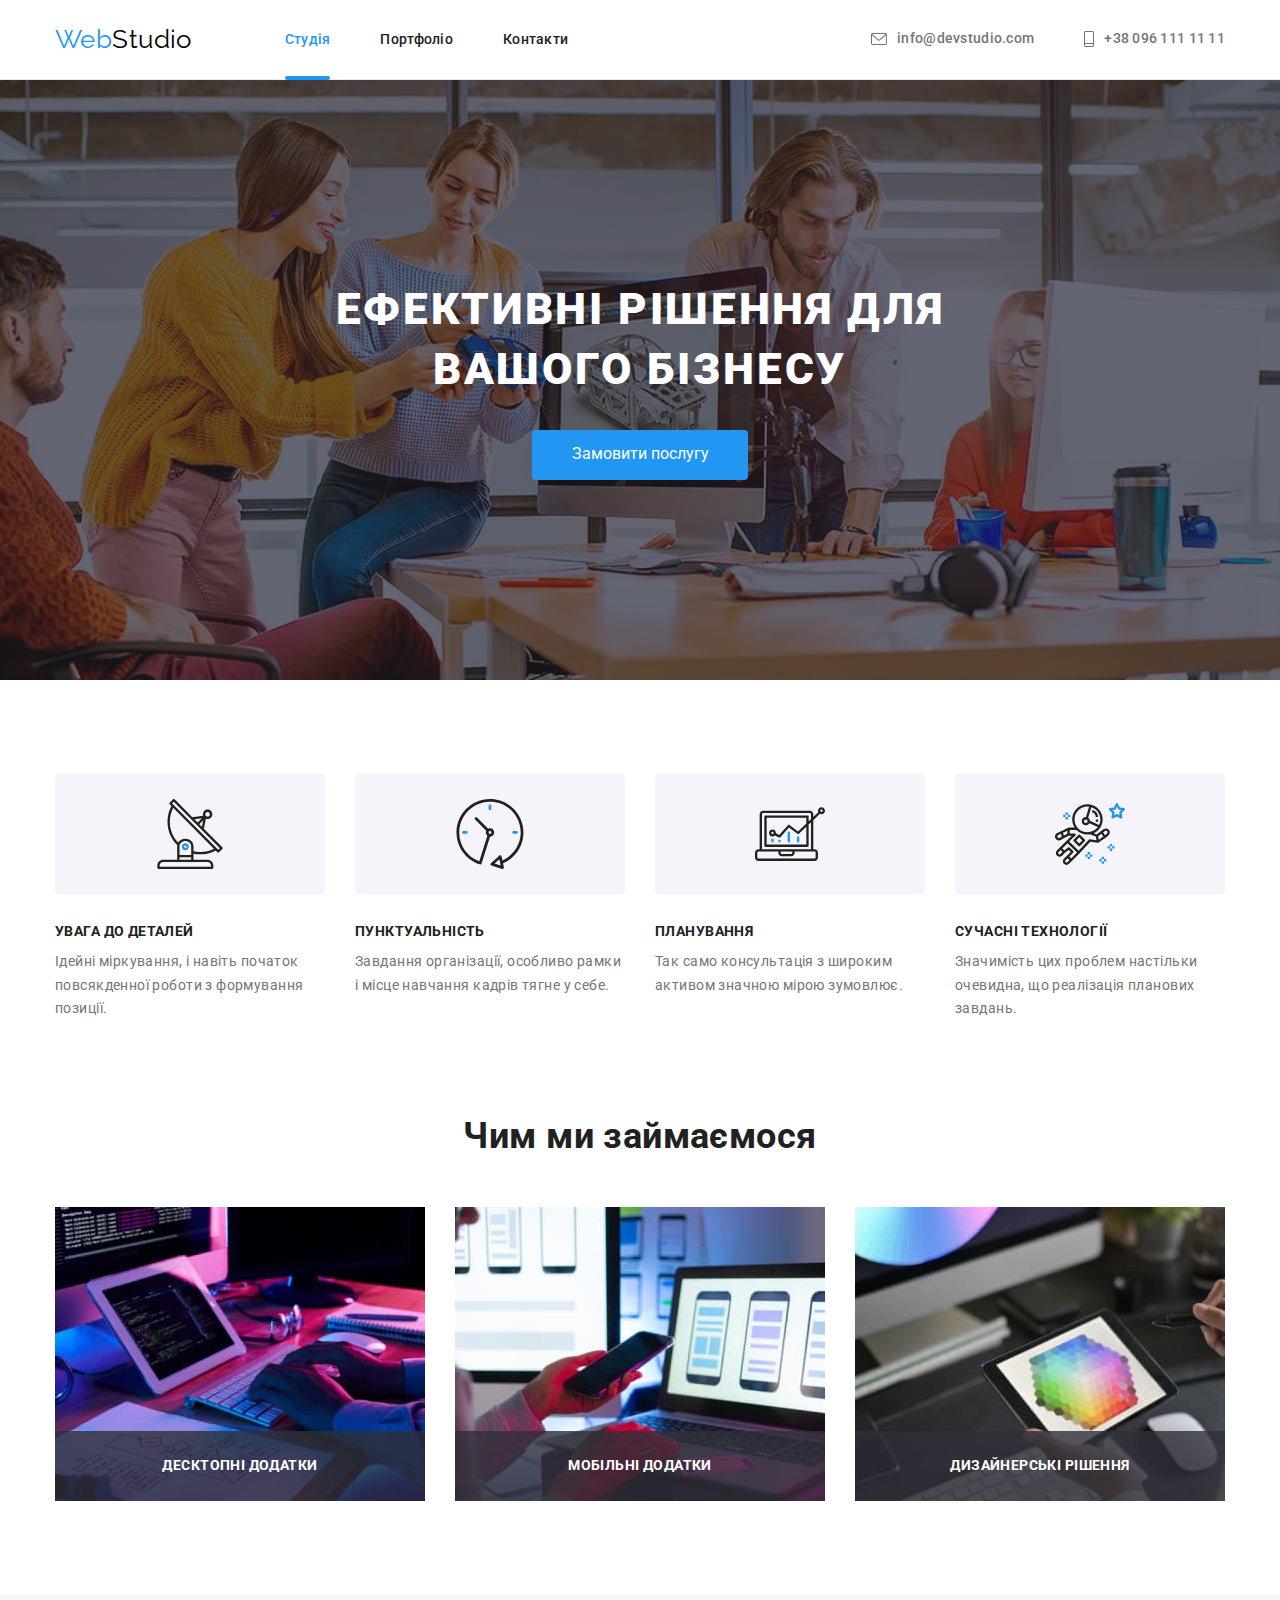
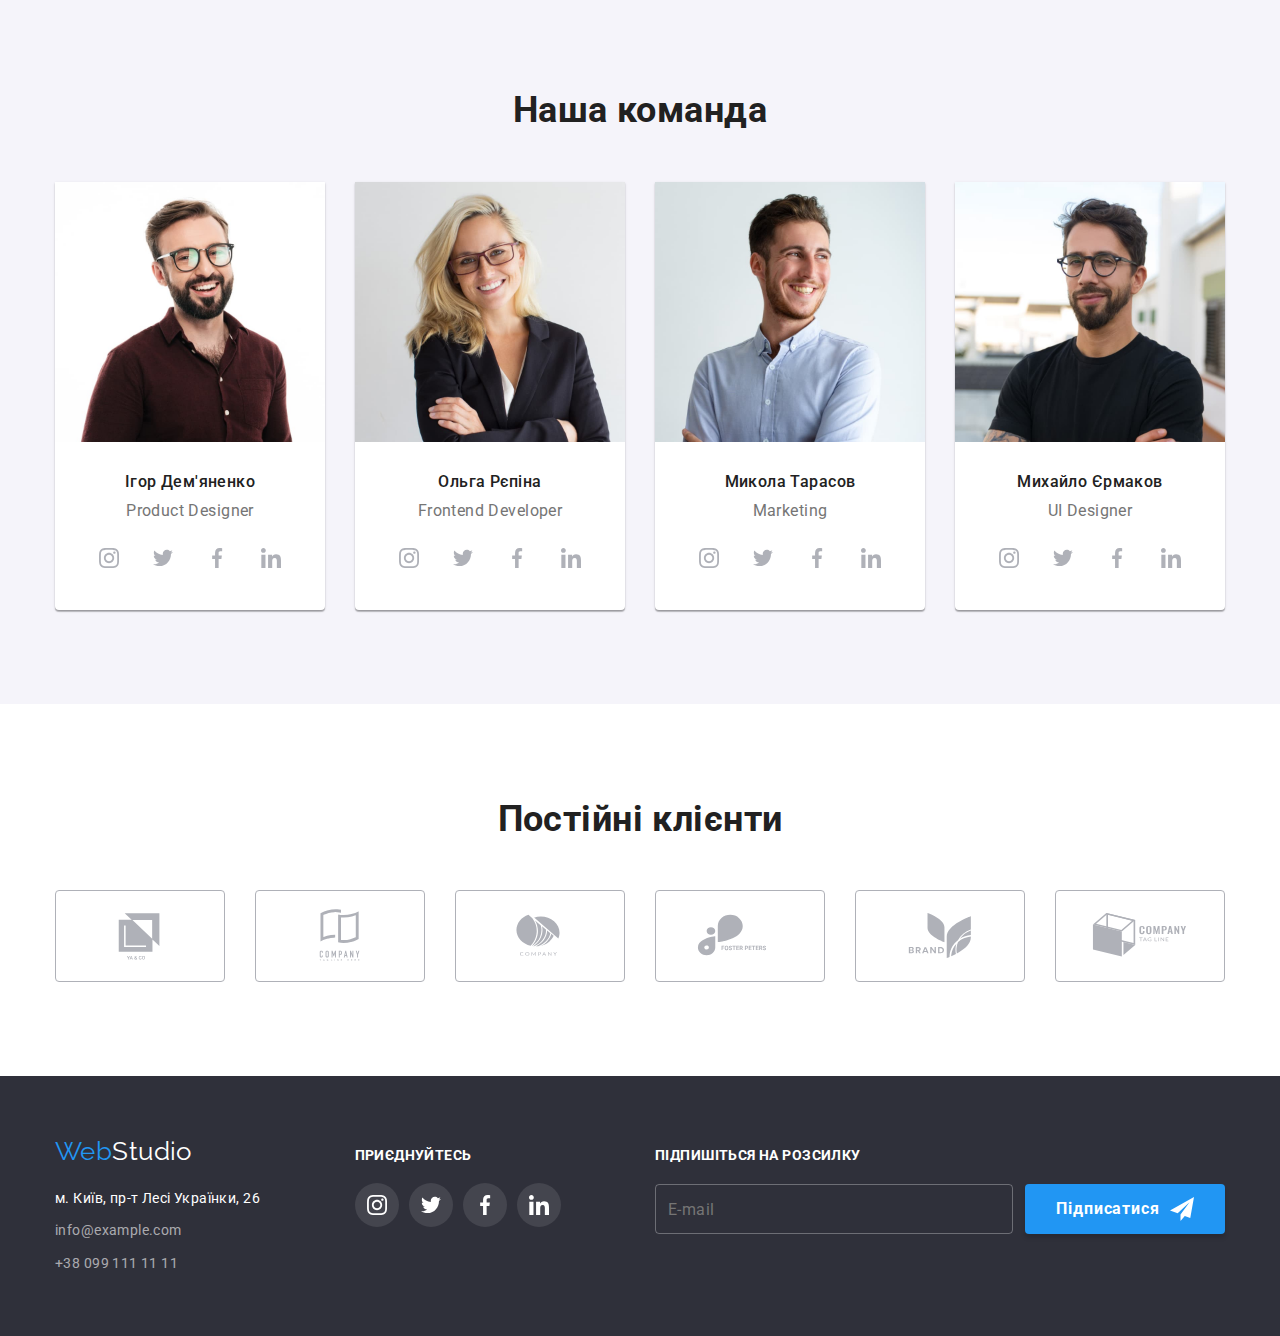
<file: index.html>
<!DOCTYPE html>
<html lang="uk">

<head>
    <meta charset="UTF-8">
    <meta http-equiv="X-UA-Compatible" content="IE=edge">
    <meta name="viewport" content="width=device-width, initial-scale=1.0">
    <title>Document</title>
    <link rel="preconnect" href="https://fonts.googleapis.com">
    <link rel="preconnect" href="https://fonts.gstatic.com" crossorigin>
    <link
        href="https://fonts.googleapis.com/css2?family=Raleway:wght@700&family=Roboto:wght@400;500;700;900&display=swap"
        rel="stylesheet">
    <link rel="stylesheet"
        href="https://cdnjs.cloudflare.com/ajax/libs/modern-normalize/1.1.0/modern-normalize.min.css">
    <link rel="stylesheet" href="./css/styles.css">

</head>


<!-- body -->


<body>
    <header class="header">
        <div class="header container ">
            <nav class="page-nav">
                <a class="logo" href="./index.html" lang="en"><span class="logo-color">Web</span>Studio</a>
                <ul class="menu">
                    <li class="menu-item"><a class="menu-link current " href="./index.html">Студія</a> </li>
                    <li class="menu-item"><a class="menu-link" href="./portfolio.html"> Портфоліо </a></li>
                    <li class="menu-item"><a class="menu-link" href=""> Контакти</a> </li>
                </ul>
                </nav>
                <ul class="contact-list">
                    <li class="contact-item">
                        
                        <a class="contact-link" href="mailto:info@devstudio.com">
                            <svg class="header-icon" width="16" height="12">
                                <use href="./images/icons.svg#icon-mail"></use></svg>info@devstudio.com</a>
                        </li>
                    <li class="contact-item">
                        
                        <a class="contact-link" href="tel:+380961111111">
                            <svg class="header-icon" width="10" height="16">
                                <use href="./images/icons.svg#icon-phone"></use></svg>+38 096 111 11 11</a>
                    </li>
                </ul>
        </div>
    </header>


    <!--Hero-->


    <main>
        <section class="section hero">
            <div class="container">
                <h1 class="hero-title">Ефективні рішення для вашого бізнесу</h1>
                <button class="button" data-modal-open type="button" >Замовити послугу</button>
            </div>
        </section>

        <section class="section">
            <div class="container work-icon">
                <h2 class="visually-hidden">особливості</h2>
                <ul class="work-list">
                    <li class="work-item">
                        <div class="work-link">
                        <svg class="work-icon" width="70" height="70">
                            <use href="./images/icons.svg#icon-antenna"></use>
                        </svg>
                    </div>
                        <h3 class="work-title">УВАГА ДО ДЕТАЛЕЙ</h3>
                        <p class="work-description">Ідейні міркування, і навіть початок повсякденної роботи з формування позиції.</p>
                    </li>
                    <li class="work-item">
                        <div class="work-link">
                            <svg class="work-icon" width="70" height="70">
                                <use href="./images/icons.svg#icon-clock"></use>
                            </svg>
                        </div>
                        <h3 class="work-title">ПУНКТУАЛЬНІСТЬ</h3>
                        <p class="work-description">Завдання організації, особливо рамки і місце навчання кадрів тягне у себе.
                        </p>
                    </li>
                    <li class="work-item">
                        <div class="work-link">
                            <svg class="work-icon" width="70" height="70">
                                <use href="./images/icons.svg#icon-computer"></use>
                            </svg>
                        </div>
                        <h3 class="work-title">ПЛАНУВАННЯ</h3>
                        <p class="work-description">Так само консультація з широким активом значною мірою зумовлює.</p>
                    </li>
                    <li class="work-item">
                        <div class="work-link">
                            <svg class="work-icon" width="70" height="70">
                                <use href="./images/icons.svg#icon-astronaut"></use>
                            </svg>
                        </div>
                        <h3 class="work-title">СУЧАСНІ ТЕХНОЛОГІЇ</h3>
                        <p class="work-description">Значимість цих проблем настільки очевидна, що реалізація планових
                            завдань.
                        </p>
                    </li>
                </ul>
            </div>
        </section>


        <section class="section work">
            <div class="container">
                <h2 class="section-title">Чим ми займаємося</h2>
                <ul class="our-work">
                    
                    <li> 
                        <div class="our-work-item">
                        <img src="./images/keyboard.jpg" alt="друкує на клавіатурі" 
                         width="370" height="294">
                        <p class="label">Десктопні додатки</p></div>
                    </li>
                    <li>
                        <div class="our-work-item">
                        <img src="./images/phone.jpg" alt="тримає телефон в руках" 
                         width="370" height="294">
                        <p class="label">Мобільні додатки</p></div>
                </li>
                   <li>
                        <div class="our-work-item"> 
                        <img src="./images/tablet.jpg" alt="тримає планшет в руках" 
                         width="370" height="294">
                        <p class="label">Дизайнерські рішення</p></div>
                </li>
                
                </ul>
            </div>
        </section>


        <section class="team section ">
            <div class="container">
                <h2 class="section-title"> Наша команда </h2>
                <ul class="team-list">
                    <li class="team-item">
                        <img src="./images/our-team/product-designer.jpg" alt="Product Designer" width="270"
                            height="260">
                        <div class="div-team">
                        <h3 class="name-employee">Ігор Дем'яненко</h3>
                            <p class="position">Product Designer</p>
                            <ul class="soc-list">
                                <li class="soc-item">
                                    <a class="soc-link" href="">
                                        <svg class="soc-icon" width="20" height="20">
                                            <use href="./images/icons.svg#icon-Instagram"></use>
                                        </svg>
                                    </a>
                                </li>
                                <li class="soc-item">
                                    <a class="soc-link" href="">
                                        <svg class="soc-icon" width="20" height="20">
                                            <use href="./images/icons.svg#icon-twitter"></use>
                                        </svg>
                                    </a>
                                </li>
                                <li class="soc-item">
                                    <a class="soc-link" href="">
                                        <svg class="soc-icon" width="20" height="20">
                                            <use href="./images/icons.svg#icon-facebook"></use>
                                        </svg>
                                    </a>
                                </li>
                                <li class="soc-item">
                                    <a class="soc-link" href="">
                                        <svg class="soc-icon" width="20" height="20">
                                            <use href="./images/icons.svg#icon-linkedin"></use>
                                        </svg>
                                    </a>
                                </li>
                            </ul>
                        </div>

                    </li>
                    <li class="team-item">
                        <img src="./images/our-team/frontend-developer.jpg" alt="Frontend Developer" width="270"
                            height="260">
                        <div class="div-team">
                            <h3 class="name-employee">Ольга Рєпіна</h3>
                            <p class="position">Frontend Developer</p>
                            <ul class="soc-list">
                                <li class="soc-item">
                                    <a class="soc-link" href="">
                                        <svg class="soc-icon" width="20" height="20">
                                            <use href="./images/icons.svg#icon-Instagram"></use>
                                        </svg>
                                    </a>
                                </li>
                                <li class="soc-item">
                                    <a class="soc-link" href="">
                                        <svg class="soc-icon" width="20" height="20">
                                            <use href="./images/icons.svg#icon-twitter"></use>
                                        </svg>
                                    </a>
                                </li>
                                <li class="soc-item">
                                    <a class="soc-link" href="">
                                        <svg class="soc-icon" width="20" height="20">
                                            <use href="./images/icons.svg#icon-facebook"></use>
                                        </svg>
                                    </a>
                                </li>
                                <li class="soc-item">
                                    <a class="soc-link" href="">
                                        <svg class="soc-icon" width="20" height="20">
                                            <use href="./images/icons.svg#icon-linkedin"></use>
                                        </svg>
                                    </a>
                                </li>
                            </ul>
                        </div>

                    </li>
                    <li class="team-item">
                        <img src="./images/our-team/marketing.jpg" alt="Marketing" width="270" height="260">
                        <div class="div-team">
                            <h3 class="name-employee">Микола Тарасов</h3>
                            <p class="position">Marketing</p>
                            <ul class="soc-list">
                                <li class="soc-item">
                                    <a class="soc-link" href="">
                                        <svg class="soc-icon" width="20" height="20">
                                            <use href="./images/icons.svg#icon-Instagram"></use>
                                        </svg>
                                    </a>
                                </li>
                                <li class="soc-item">
                                    <a class="soc-link" href="">
                                        <svg class="soc-icon" width="20" height="20">
                                            <use href="./images/icons.svg#icon-twitter"></use>
                                        </svg>
                                    </a>
                                </li>
                                <li class="soc-item">
                                    <a class="soc-link" href="">
                                        <svg class="soc-icon" width="20" height="20">
                                            <use href="./images/icons.svg#icon-facebook"></use>
                                        </svg>
                                    </a>
                                </li>
                                <li class="soc-item">
                                    <a class="soc-link" href="">
                                        <svg class="soc-icon" width="20" height="20">
                                            <use href="./images/icons.svg#icon-linkedin"></use>
                                        </svg>
                                    </a>
                                </li>
                            </ul>
                        </div>

                    </li>
                    <li class="team-item">
                        <img src="./images/our-team/ui-designer.jpg" alt="UI Designer" width="270" height="260">
                        <div class="div-team">
                            <h3 class="name-employee">Михайло Єрмаков</h3>
                            <p class="position">UI Designer</p>
                            <ul class="soc-list">
                                <li class="soc-item">
                                    <a class="soc-link" href="">
                                        <svg class="soc-icon" width="20" height="20">
                                            <use href="./images/icons.svg#icon-Instagram"></use>
                                        </svg>
                                    </a>
                                </li>
                                <li class="soc-item">
                                    <a class="soc-link" href="">
                                        <svg class="soc-icon" width="20" height="20">
                                            <use href="./images/icons.svg#icon-twitter"></use>
                                        </svg>
                                    </a>
                                </li>
                                <li class="soc-item">
                                    <a class="soc-link" href="">
                                        <svg class="soc-icon" width="20" height="20">
                                            <use href="./images/icons.svg#icon-facebook"></use>
                                        </svg>
                                    </a>
                                </li>
                                <li class="soc-item">
                                    <a class="soc-link" href="">
                                        <svg class="soc-icon" width="20" height="20">
                                            <use href="./images/icons.svg#icon-linkedin"></use>
                                        </svg>
                                    </a>
                                </li>
                            </ul>
                        </div>

                    </li>
                </ul>
            </div>
        </section>


        <section class="section">
            <div class="container">
                <h2 class="section-title">Постійні клієнти</h2>
                <ul class="regular-customers-list">
                    <li class="regular-customers-item">
                        <a class="regular-customers-link" href="">
                            <svg class="regular-customers-icon" width="106" height="60">
                                <use href="./images/icons.svg#icon-Logo1"></use>
                            </svg>
                        </a>
                    </li>
                    <li class="regular-customers-item">
                        <a class="regular-customers-link" href="">
                            <svg class="regular-customers-icon" width="106" height="60">
                                <use href="./images/icons.svg#icon-Logo2"></use>
                            </svg>
                        </a>
                    </li>
                    <li class="regular-customers-item">
                        <a class="regular-customers-link" href="">
                            <svg class="regular-customers-icon" width="106" height="60">
                                <use href="./images/icons.svg#icon-Logo3"></use>
                            </svg>
                        </a>
                    </li>
                    <li class="regular-customers-item">
                        <a class="regular-customers-link" href="">
                            <svg class="regular-customers-icon" width="106" height="60">
                                <use href="./images/icons.svg#icon-Logo4"></use>
                            </svg>
                        </a>
                    </li>
                    <li class="regular-customers-item">
                        <a class="regular-customers-link" href="">
                            <svg class="regular-customers-icon" width="106" height="60">
                                <use href="./images/icons.svg#icon-Logo5"></use>
                            </svg>
                        </a>
                    </li>
                    <li class="regular-customers-item">
                        <a class="regular-customers-link" href="">
                            <svg class="regular-customers-icon" width="106" height="60">
                                <use href="./images/icons.svg#icon-Logo6"></use>
                            </svg>
                        </a>
                    </li>
                </ul>
            </div>
        </section>
    </main>



    <footer class="footer">
        <div class="container"> 
            <div class="contact-footer">
            <a class="logo-footer" href="./index.html" lang="en"><span class="logo-color">Web</span>Studio</a>
            <address>
                <ul class="contact-list-footer">
                    <li class="contact-item-footer"><a class="contact-link-footer" href="https://goo.gl/maps/TKHAfj8g6pcMw5vT8"
                            target="_blank" rel="noopener noreferrer"> <span class="address">м. Київ, пр-т Лесі
                                Українки, 26</span></a></li>
                    <li class="contact-item-footer"><a class="contact-link-footer"
                            href="mailto:info@example.com">info@example.com</a></li>
                    <li class="contact-item-footer"><a class="contact-link-footer" href="tel:+380991111111">+38 099 111 11
                            11</a></li>
                </ul>
            </address>
            </div>
        
        <div class="contact-footer">
            <p class="soc-title-footer">Приєднуйтесь</p>
            <ul class="soc-list-footer">
                <li class="soc-item-footer">
                    <a class="soc-link-footer" href="">
                        <svg class="soc-icon-footer" width="20" height="20">
                            <use href="./images/icons.svg#icon-Instagram"></use>
                        </svg>
                    </a>
                </li>
                <li class="soc-item-footer">
                    <a class="soc-link-footer" href="">
                        <svg class="soc-icon-footer" width="20" height="20">
                            <use href="./images/icons.svg#icon-twitter"></use>
                        </svg>
                    </a>
                </li>
                <li class="soc-item-footer">
                    <a class="soc-link-footer" href="">
                        <svg class="soc-icon-footer" width="20" height="20">
                            <use href="./images/icons.svg#icon-facebook"></use>
                        </svg>
                    </a>
                </li>
                <li class="soc-item-footer">
                    <a class="soc-link-footer" href="">
                        <svg class="soc-icon-footer" width="20" height="20">
                            <use href="./images/icons.svg#icon-linkedin"></use>
                        </svg>
                    </a>
                </li>
            </ul>
        </div>
        <div class="contact-footer">
            <p class="form-title">Підпишіться на розсилку</p>
            <form class="form-footer">
                <label for="mail"></label>
                <input type="email" class="input-mail" name="email" placeholder="E-mail" id="mail"/>
                <button type="submit" class="form-button">Підписатися
                    <svg class="form-icon-footer" width="24" height="24">
                        <use href="./images//icons.svg#icon-icon-send"></use>
                    </svg>
                 </button>
            </form>
        </div>
        </div>
    </footer>

    <div class="backdrop is-hidden" data-modal>
        <div class="modal">
            <button type="button" data-modal-close class="modal-btn">
                <svg class="modal-close-icon" width="11" height="11">
                    <use href="./images/icons.svg#icon-close">
                    </use>
                </svg>
            </button>

            <form>        
                <p class="modal-title">Залиште свої дані, ми вам передзвонимо</p>
                
                <div class="modal-field">
                    <span class="modal-label-text">Ім'я</span>
                <label class="modal-label">
                <input type="text" class="modal-input" />
                <svg class="modal-input-icon" width="18" height="18">
                    <use href="./images/icons.svg#icon-person-black"></use>
                </svg>
                </label>
                </div>

                
                <div class="modal-field">
                <span class="modal-label-text">Телефон</span>
                <label class="modal-label">   
                <input type="tel" class="modal-input"/>
                <svg class="modal-input-icon" width="18" height="18">
                    <use href="./images/icons.svg#icon-phone-black"></use>
                </svg>
                </label>
                </div>

                
                <div class="modal-field">
                <span class="modal-label-text">Пошта</span>
                <label class="modal-label">                    
                <input type="email" class="modal-input" />
                <svg class="modal-input-icon" width="18" height="18">
                    <use href="./images/icons.svg#icon-email-black"></use>
                </svg>
                </label>
                </div>

                <div class="modal-field textarea-field">
                    <span class="modal-label-text">Коментар</span>
                <label class="modal-label"></label>  
                <textarea name="user-text" class="modal-comment"
                placeholder="Введіть текст"></textarea>
                </div>

                <div class="modal-checkbox">
                    <input type="checkbox" name="privacy"
                     value="thru" id="privacy" 
                     class="input-check visually-hidden"/>
                    <label for="privacy" class="check-text">
                        <span>
                        <svg class="check-icon" width="16" height="15">
                            <use href="./images/icons.svg#icon-Vector"></use>
                        </svg>
                    </span>
                    Погоджуюся з розсилкою та приймаю  <a class="check-text-privacy">Умови договору</a>   
                    </label>
                </div>
            <button type="submit" class="modal-button">Відправити</button>
            </form>
    </div>
    </div>

    <script src="./modal.js"></script>
</body>

</html>
</file>
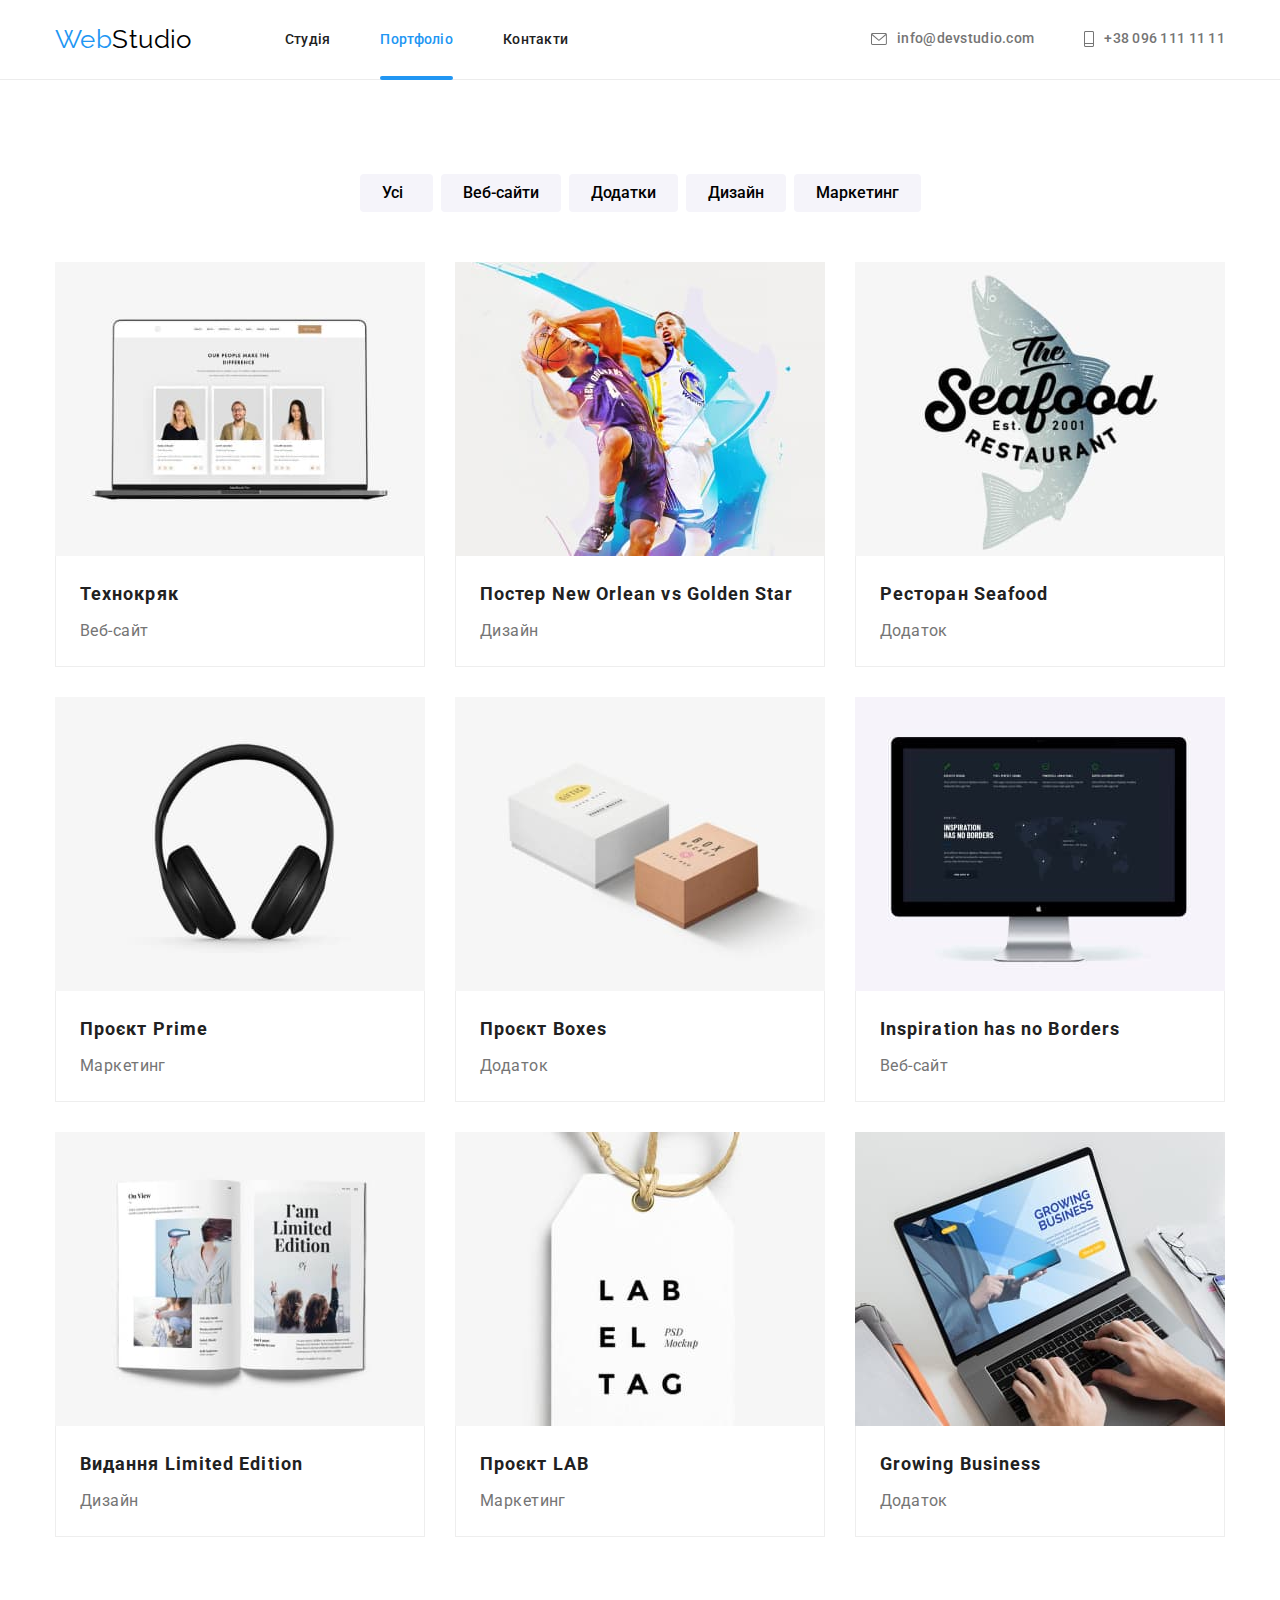
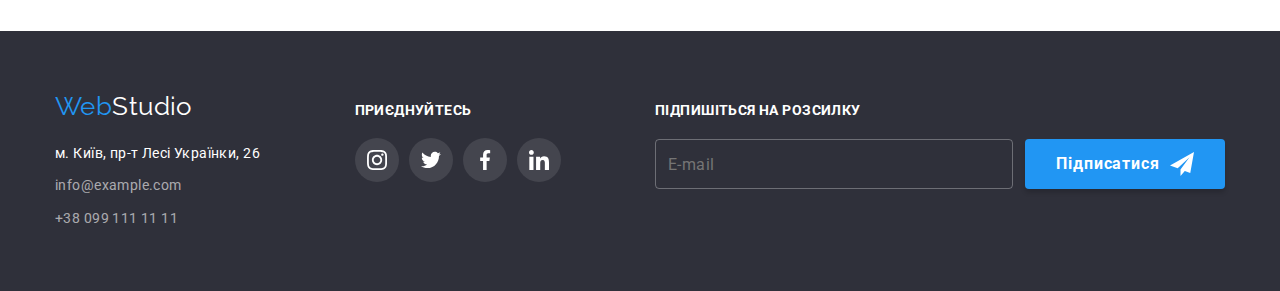
<file: portfolio.html>
<!DOCTYPE html>
<html lang="uk">

<head>
    <meta charset="UTF-8">
    <meta http-equiv="X-UA-Compatible" content="IE=edge">
    <meta name="viewport" content="width=device-width, initial-scale=1.0">
    <title>Document</title>
    <link rel="preconnect" href="https://fonts.googleapis.com">
    <link rel="preconnect" href="https://fonts.gstatic.com" crossorigin>
    <link
        href="https://fonts.googleapis.com/css2?family=Raleway:wght@700&family=Roboto:wght@400;500;700;900&display=swap"
        rel="stylesheet">
    <link rel="stylesheet"
        href="https://cdnjs.cloudflare.com/ajax/libs/modern-normalize/1.1.0/modern-normalize.min.css">
    <link rel="stylesheet" href="./css/styles.css" />

</head>

<body>
    <header class="header">
        <div class="header container ">
            <nav class="page-nav">
                <a class="logo" href="./index.html" lang="en"><span class="logo-color">Web</span>Studio</a>
                <ul class="menu">
                    <li class="menu-item"><a class="menu-link " href="./index.html">Студія</a> </li>
                    <li class="menu-item"><a class="menu-link current " href="./portfolio.html"> Портфоліо </a></li>
                    <li class="menu-item"><a class="menu-link" href=""> Контакти</a> </li>
                </ul>
            </nav>
            <ul class="contact-list">
                <li class="contact-item">
    
                    <a class="contact-link" href="mailto:info@devstudio.com">
                        <svg class="header-icon" width="16" height="12">
                            <use href="./images/icons.svg#icon-mail"></use>
                        </svg>
                        info@devstudio.com</a>
                </li>
                <li class="contact-item">
    
                    <a class="contact-link" href="tel:+380961111111">
                        <svg class="header-icon" width="10" height="16">
                            <use href="./images/icons.svg#icon-phone"></use>
                        </svg>
                        +38 096 111 11 11</a>
                </li>
            </ul>
        </div>
    </header>

    <!--Hero-->
    <main>

        <section class="section project">
         <div class="container">
             <h1 style="display: none;"></h1>
            <ul class="main-list">
                <li><button class="list-button" type="button">Усі</button></li>
                <li><button class="list-button" type="button">Веб-сайти</button></li>
                <li><button class="list-button" type="button">Додатки</button></li>
                <li><button class="list-button" type="button">Дизайн</button></li>
                <li><button class="list-button" type="button">Маркетинг</button></li>
            </ul>
                <ul class="project-list">
                    <li class="project-item">
                        <div class="project-wrap">
                        <img src="./images/portfolio/img.jpeg" alt="Технокряк" width="370" height="294">
                        <p class="project-text">Ресурс пропонує комплексні пропозиції з різним рівнем функціоналу та сервісів.
                            Все це дозволить відвідувачу отримати
                            вичерпні відомості про компанію чи приватну особу.</p>
                        </div>
                        
                        <div class="project-content">
                            <h2 class="project-name">Технокряк</h2>
                            <p class="project-description">Веб-сайт</p>
                        </div>
                    </li>
                    <li class="project-item">
                        <div class="project-wrap">
                            <img src="./images/portfolio/new-orlean.jpeg" alt="Постер New Orlean vs Golden Star" width="370" height="294">
                            <p class="project-text">Ресурс пропонує комплексні пропозиції з різним рівнем функціоналу та сервісів.
                                Все це дозволить відвідувачу отримати
                                вичерпні відомості про компанію чи приватну особу.</p>
                        </div>
                        
                        <div class="project-content">
                            <h2 class="project-name">Постер New Orlean vs Golden Star</h2>
                            <p class="project-description">Дизайн</p>
                        </div>
                    </li>
                    <li class="project-item">
                        <div class="project-wrap">
                            <img src="./images/portfolio/seafood.jpeg" alt="Ресторан Seafood" width="370" height="294">
                            <p class="project-text">Ресурс пропонує комплексні пропозиції з різним рівнем функціоналу та сервісів.
                                Все це дозволить відвідувачу отримати
                                вичерпні відомості про компанію чи приватну особу.</p>
                        </div>
                        <div class="project-content">
                            <h2 class="project-name">Ресторан Seafood</h2>
                            <p class="project-description">Додаток</p>
                        </div>
                    </li>
                    <li class="project-item">
                        <div class="project-wrap">
                            <img src="./images/portfolio/prime.jpeg" alt="Проєкт Prime" width="370" height="294">
                            <p class="project-text">Ресурс пропонує комплексні пропозиції з різним рівнем функціоналу та сервісів.
                                Все це дозволить відвідувачу отримати
                                вичерпні відомості про компанію чи приватну особу.</p>
                        </div>
                        
                        <div class="project-content">
                            <h2 class="project-name">Проєкт Prime</h2>
                            <p class="project-description">Маркетинг</p>
                        </div>
                    </li>
                    <li class="project-item">
                        <div class="project-wrap">
                            <img src="./images/portfolio/boxes.jpeg" alt="Проєкт Boxes" width="370" height="294">
                            <p class="project-text">Ресурс пропонує комплексні пропозиції з різним рівнем функціоналу та сервісів.
                                Все це дозволить відвідувачу отримати
                                вичерпні відомості про компанію чи приватну особу.</p>
                        </div> 

                        <div class="project-content">
                            <h2 class="project-name">Проєкт Boxes</h2>
                            <p class="project-description">Додаток</p>
                        </div>
                    </li>
                    <li class="project-item">
                        <div class="project-wrap">
                            <img src="./images/portfolio/inspiration.jpeg" alt="Inspiration has no Borders" width="370" height="294">
                            <p class="project-text">Ресурс пропонує комплексні пропозиції з різним рівнем функціоналу та сервісів.
                                Все це дозволить відвідувачу отримати
                                вичерпні відомості про компанію чи приватну особу.</p>
                        </div>

                        <div class="project-content">
                            <h2 class="project-name">Inspiration has no Borders</h2>
                            <p class="project-description">Веб-сайт</p>
                        </div>
                    </li>
                    <li class="project-item">
                        <div class="project-wrap">
                            <img src="./images/portfolio/limited-edition.jpeg" alt="Видання Limited Edition" width="370" height="294">
                            <p class="project-text">Ресурс пропонує комплексні пропозиції з різним рівнем функціоналу та сервісів.
                                Все це дозволить відвідувачу отримати
                                вичерпні відомості про компанію чи приватну особу.</p>
                        </div>
                        
                        <div class="project-content">
                            <h2 class="project-name">Видання Limited Edition</h2>
                            <p class="project-description">Дизайн</p>
                        </div>
                    </li>
                    <li class="project-item">
                        <div class="project-wrap">
                            <img src="./images/portfolio/lab.jpeg" alt="Проєкт LAB" width="370" height="294">
                            <p class="project-text">Ресурс пропонує комплексні пропозиції з різним рівнем функціоналу та сервісів.
                                Все це дозволить відвідувачу отримати
                                вичерпні відомості про компанію чи приватну особу.</p>
                        </div>
                        
                        <div class="project-content">
                            <h2 class="project-name">Проєкт LAB</h2>
                            <p class="project-description">Маркетинг</p>
                        </div>
                    </li>
                    <li class="project-item">
                        <div class="project-wrap">
                            <img src="./images/portfolio/growing-business.jpeg" alt="Growing Business" width="370" height="294">
                            <p class="project-text">Ресурс пропонує комплексні пропозиції з різним рівнем функціоналу та сервісів.
                                Все це дозволить відвідувачу отримати
                                вичерпні відомості про компанію чи приватну особу.</p>
                        </div>
                        
                        <div class="project-content">
                            <h2 class="project-name">Growing Business</h2>
                            <p class="project-description">Додаток</p>
                        </div>
                    </li>
                </ul>
            </div>
        </section>
    </main>

    <footer class="footer">
        <div class="container">
            <div class="contact-footer">
                <a class="logo-footer" href="./index.html" lang="en"><span class="logo-color">Web</span>Studio</a>
                <address>
                    <ul class="contact-list-footer">
                        <li class="contact-item-footer"><a class="contact-link-footer"
                                href="https://goo.gl/maps/TKHAfj8g6pcMw5vT8" target="_blank" rel="noopener noreferrer">
                                <span class="address">м. Київ, пр-т Лесі
                                    Українки, 26</span></a></li>
                        <li class="contact-item-footer"><a class="contact-link-footer"
                                href="mailto:info@example.com">info@example.com</a></li>
                        <li class="contact-item-footer"><a class="contact-link-footer" href="tel:+380991111111">+38 099 111
                                11
                                11</a></li>
                    </ul>
                </address>
            </div>
    
            <div class="contact-footer">
                <p class="soc-title-footer">Приєднуйтесь</p>
                <ul class="soc-list-footer">
                    <li class="soc-item-footer">
                        <a class="soc-link-footer" href="">
                            <svg class="soc-icon-footer" width="20" height="20">
                                <use href="./images/icons.svg#icon-Instagram"></use>
                            </svg>
                        </a>
                    </li>
                    <li class="soc-item-footer">
                        <a class="soc-link-footer" href="">
                            <svg class="soc-icon-footer" width="20" height="20">
                                <use href="./images/icons.svg#icon-twitter"></use>
                            </svg>
                        </a>
                    </li>
                    <li class="soc-item-footer">
                        <a class="soc-link-footer" href="">
                            <svg class="soc-icon-footer" width="20" height="20">
                                <use href="./images/icons.svg#icon-facebook"></use>
                            </svg>
                        </a>
                    </li>
                    <li class="soc-item-footer">
                        <a class="soc-link-footer" href="">
                            <svg class="soc-icon-footer" width="20" height="20">
                                <use href="./images/icons.svg#icon-linkedin"></use>
                            </svg>
                        </a>
                    </li>
                </ul>
            </div>
            <div class="contact-footer">
                <p class="form-title">Підпишіться на розсилку</p>
                <form class="form-footer">
                    <label for="mail"></label>
                    <input type="email" class="input-mail" name="email" placeholder="E-mail" id="mail" />
                    <button type="submit" class="form-button">Підписатися
                        <svg class="form-icon-footer" width="24" height="24">
                            <use href="./images//icons.svg#icon-icon-send"></use>
                        </svg>
                    </button>
                </form>
            </div>
        </div>
    </footer>
    </body>

</html>
</file>
<file: css/styles.css>
a {
  text-decoration: none;
}

p,
h1,
h2,
h3,
h4,
h5,
h6 {
  margin: 0;
}

img {
  display: block;
  min-width: 100%;
  height: auto;
}

ul,
ol {
  list-style: none;
  margin: 0;
  padding-left: 0;
}

:root {
  --primary-text-color: #757575;
  --secondary-text-color: #212121;
  --accent-color: #2196F3;
  --primary-white-color: #ffffff;
  --primery-color-button: #F5F4FA;
  --primary-bg-color: #2F303A;
  --pimary-soc-icon-color:#AFB1B8;
  --secondary-bgc-color:#188CE8;

}

body {
  color: var(--secondary-text-color);
  font-family: 'Roboto', sans-serif;
  letter-spacing: 0.03em;
  font-size: 14px;
  background-color: var(--primary-white-color);
}

.container {
  width: 1200px;
  padding-left: 15px;
  padding-right: 15px;
  margin: 0 auto;
}

.list {
  padding: 0;
  margin: 0;
  list-style: none;
}

.button {
  font-size: 16px;
  display: block;
  margin: 0 auto;
  color: var(--primary-white-color);
  background-color: var(--accent-color);
  cursor: pointer;
  padding: 10px 32px;
  border-radius: 4px;
  text-align: center;
  min-width: 216px;
  height: 50px;
  border: none;

  transition: background-color 250ms cubic-bezier(0.4, 0, 0.2, 1);
}

.button:hover,
.button:focus {
  background-color: var(--accent-color);
}

header {
  border-bottom: 1px solid #ECECEC;
  padding: 24px 0;
}

.visually-hidden {
  position: absolute;
  white-space: nowrap;
  width: 1px;
  height: 1px;
  overflow: hidden;
  border: 0;
  padding: 0;
  clip: rect(0 0 0 0);
  clip-path: inset(50%);
  margin: -1px;
}

/* ------------header---------------- */


.header.container {
  display: flex;
}

.page-nav {
  display: flex;
  margin-right: auto;
  align-items: center;
}

.logo {
  display: inline-block;
  color: #000000;
  align-items: center;
  font-family: 'Raleway';
  font-size: 26px;
  line-height: 1.19;
  margin-right: 93px;
}

.logo-color {
  color: var(--accent-color);
}

.menu {
  display: flex;
  gap: 50px;
  margin-right: auto;
}

.menu-link {
  font-weight: 500;
  line-height: 1.14;
  letter-spacing: 0.02em;
  color: #212121;

  position: relative;
  transition: color 250ms cubic-bezier(0.4, 0, 0.2, 1);
}


.menu-link.current::after{
  content: '';
    display: block;
    width: 100%;
    height: 4px;
    background-color: var(--accent-color);
    border-radius: 2px;
  
    position: absolute;
    left: 0%;
    bottom: -33px;
}

.current {
  color: var(--accent-color);
}

.menu-link:hover,
.menu-link:focus {
  color: var(--accent-color);
}

.contact-list {
  display: flex;
  gap: 50px;
  align-items: center;
}

.contact-link {
  display: flex;
  font-weight: 500;
  line-height: 1.14;
  letter-spacing: 0.02em;
  color: var(--primary-text-color);
  align-items: center;

  transition: color 250ms cubic-bezier(0.4, 0, 0.2, 1);
}

.contact-link:hover,
.contact-link:focus {
  color: var(--accent-color);
  fill: var(--accent-color);
}

.contact-item {
  display: flex;
  align-items: center;
  fill: var(--primary-text-color);
}

.header-icon{
 margin-right: 10px;
}

/*------------hero------------- */

.section.hero {
  background-color: var(--primary-bg-color);
  text-align: center;
  padding-top: 200px;
  padding-bottom: 200px;
  
  height: 600px;
  max-width: 1600px;
  margin-left: auto;
  margin-right: auto;
  background-image: linear-gradient(
  rgba(47, 48, 58, 0.4), rgba(47, 48, 58, 0.4)),
  url("../images/fon-hero.jpeg");
  background-repeat:no-repeat;
  background-size:cover;
  background-position:center;
}

.hero-title {
  display: flex;
  color: var(--primary-white-color);
  font-weight: 900;
  font-size: 44px;
  line-height: 1.36;
  letter-spacing: 0.06em;
  text-transform: uppercase;
  margin-right: auto;
  margin-left: auto;
  margin-bottom: 30px;
  width: 696px;
}


/* section */


.section {
  padding-top: 94px;
  padding-bottom: 94px;
  background-color: var(--primary-white-color);
}

.section.work-icon{
  display: flex;
}

.work-list {
  display: flex;
  gap: 30px;
  justify-content: space-between;
}

.work-link{
  display: flex;
  height: 120px;
  border-radius: 4px;
  background-color: var(--primery-color-button);
  margin-bottom: 30px;
  align-items: center;
  justify-content: center;
}

.work-title {
  font-size: 14px;
  line-height: 1.14;
  text-transform: uppercase;
  margin-bottom: 10px;
}

.work-description {
  line-height: 1.7;
  color: var(--primary-text-color);
  width: 270px;
  min-height: 48px;
  margin: 0;
}

.section-title {
  font-size: 36px;
  line-height: 1.17;
  text-align: center;
  margin-bottom: 50px;
}

.section.work {
  padding-top: 0;
}

.our-work {
  display: flex;
  justify-content: space-between;
}

.our-work-item{
  position: relative;
}

.label{
  position: absolute;
  bottom: 0;
  left: 0;

  text-align: center;
  font-weight: 700;
  line-height: 1.14;
  width: 100%;
  height: 70px;
  background-color: rgba(47, 48, 58, 0.8);
  color: var(--primary-white-color);
  padding: 27px 0;
  text-transform: uppercase;
}

.team.section {
  background-color: var(--primery-color-button);
}

.team-list{
  display: flex; 
  gap: 30px;
}

.team-item {
  width: calc((100% - 3 * 30px) / 4);
  border-radius: 0px 0px 4px 4px;
  background-color: var(--primary-white-color);
  box-shadow: 0px 1px 3px rgba(0, 0, 0, 0.12),
   0px 1px 1px rgba(0, 0, 0, 0.14),
    0px 2px 1px rgba(0, 0, 0, 0.2);
}

.soc-list{
  display: flex;
  justify-content: center;
  gap: 10px;
}

.soc-link{
  width: 44px;
  height: 44px;
  border-radius: 50%;
  color: var(--pimary-soc-icon-color);
  display: flex;
  align-items: center;
  justify-content: center;

  transition: background-color 250ms cubic-bezier(0.4, 0, 0.2, 1);
}

.soc-link:hover,
.soc-link:focus{
  background-color:var(--accent-color)

}

.soc-icon{
  fill: var(--pimary-soc-icon-color);
  transition: fill 250ms cubic-bezier(0.4, 0, 0.2, 1);
}

.soc-link:hover .soc-icon,
.soc-link:focus .soc-icon{
  fill: var(--primary-white-color);
}

.section-team {
  padding-bottom: 94px;
  background-color: var(--primery-color-button);
}

.div-team {
  padding-bottom: 30px;
  padding-top: 30px;

}

.name-employee {
  font-weight: 500;
  font-size: 16px;
  line-height: 1.19;
  text-align: center;
  margin-bottom: 10px;
}

.position {
  font-size: 16px;
  line-height: 1.19;
  text-align: center;
  color: var(--primary-text-color);
  margin-bottom: 16px;
}


/* --------------------regular-customers---------------------- */


.regular-customers-list{
  display: flex;
  justify-content: center;
  gap: 30px;
}

.regular-customers-link{
  display: flex;
  width: 170px;
  height: 92px;
  border: 1px solid var(--pimary-soc-icon-color);
  border-radius: 4px;
  align-items: center;
  justify-content: center;

  transition: border 250ms cubic-bezier(0.4, 0, 0.2, 1);
}

.regular-customers-icon{
  fill: var(--pimary-soc-icon-color);
  transition: fill 250ms cubic-bezier(0.4, 0, 0.2, 1);
}

.regular-customers-link:hover,
.regular-customers-link:focus {
  border: 1px solid var(--accent-color)
}

.regular-customers-link:hover .regular-customers-icon,
.regular-customers-link:focus .regular-customers-icon {
  fill: var(--accent-color);
}

/* -----------------portfolio---------------------- */

.main {
  background-color: var(--primary-white-color);
}

.main-list {
  display: flex;
  justify-content: center;
  gap: 8px;
  margin-bottom: 50px;
}

.list-button {
  display: flex;
  font-weight: 500;
  font-size: 16px;
  line-height: 1.62;
  text-align: center;
  background-color: var(--primery-color-button);

  cursor: pointer;
  border: none;
  border-radius: 4px;
  padding: 6px 22px;
  min-width: 73px;

  transition: background-color 250ms cubic-bezier(0.4, 0, 0.2, 1),
   color 250ms cubic-bezier(0.4, 0, 0.2, 1),
    box-shadow 250ms cubic-bezier(0.4, 0, 0.2, 1);
}

.list-button:hover,
.list-button:focus {
  color: var(--primary-white-color);
  background-color: var(--accent-color);
  box-shadow: 0px 3px 1px rgba(0, 0, 0, 0.1),
   0px 1px 2px rgba(0, 0, 0, 0.08),
    0px 2px 2px rgba(0, 0, 0, 0.12);
}

.project-item {
  display: inline-block;
  width: calc((100% - 2 * 30px) / 3);
  transition: box-shadow 250ms cubic-bezier(0.4, 0, 0.2, 1);
}

.project-item:hover,
.project-item:focus{
  box-shadow: 0px 1px 1px rgba(0, 0, 0, 0.12),
  0px 4px 4px rgba(0, 0, 0, 0.06),
  1px 4px 6px rgba(0, 0, 0, 0.16);
}

.project-wrap{
position: relative;
overflow: hidden;
}

.project-text{
  position: absolute;
  top: 0;
  left: 0;
  color: var(--primary-white-color);
  font-size: 18px;
  line-height: 1.5;
  background-color: rgba(33, 150, 243, 0.9);
  padding: 64px 24px;
  height: 100%;
  letter-spacing: 0.03em;
  transform: translateY(100%);
  transition: transform 250ms cubic-bezier(0.4, 0, 0.2, 1);
  overflow: auto;
}

.project-item:hover .project-text{
  transform: translateY(0);
}

.project-content {
  padding: 20px 24px;
  border: 1px solid #EEEEEE;
  border-top: none;
}

.project-list {
  display: flex;
  flex-wrap: wrap;
  gap: 30px;
}


.project-name {
  font-size: 18px;
  line-height: 2.0;
  letter-spacing: 0.06em;
  margin-bottom: 4px;
}

.project-description {
  font-size: 16px;
  line-height: 1.87;
  color: var(--primary-text-color);
}

/* ---------------footer-----------------*/

.footer {
  background-color: var(--primary-bg-color);
  padding: 60px 0;
}

.logo-footer {
  color: var(--primary-white-color);
  font-family: 'Raleway', sans-serif;
  font-size: 26px;
  line-height: 1.19;
  display: flex;
  margin-bottom: 20px;
}

.contact-address-footer {
  line-height: 1.7;
  color: var(--primary-white-color);
  transition: color 250ms cubic-bezier(0.4, 0, 0.2, 1) ;
}

.contact-address-footer:hover,
.contact-address-footer:focus {
  color: var(--accent-color);
}

.contact-item-footer{
  margin-bottom: 9px;
}

.contact-item-footer:last-child{
  margin-bottom: 0;
}

.contact-link-footer {
  font-style: normal;
  line-height: 1.7;
  color: rgba(255, 255, 255, 0.6);
  transition: color 250ms cubic-bezier(0.4, 0, 0.2, 1);
  
}

.contact-link-footer:hover,
.contact-link-footer:focus {
  color: var(--accent-color);
}

.address {
  color: var(--primary-white-color);
}

.soc-list-footer {
  display: flex;
  gap: 10px;
}

.soc-link-footer {
  width: 44px;
  height: 44px;
  border-radius: 50%;
  background-color: rgba(255, 255, 255, 0.1);
  display: flex;
  align-items: center;
  justify-content: center;
  transition: background-color 250ms cubic-bezier(0.4, 0, 0.2, 1);
}

.soc-link-footer:hover,
.soc-link-footer:focus {
  background-color: var(--accent-color)
}

.soc-icon-footer {
  fill: var(--primary-white-color);

}

.soc-link-footer:hover .soc-icon-footer,
.soc-link-footer:focus .soc-icon-footer {
  fill: var(--primary-white-color);
}

.footer .container{
  display: flex;
  align-items: baseline;
  justify-content: space-between;
}

.soc-title-footer{
  color: var(--primary-white-color);
  text-transform: uppercase;
  margin-bottom: 20px;
  font-weight: 700;
}


/* -----------------backdrop------------------ */


.backdrop{
  position: fixed;
  top: 0;
  width: 100%;
  height: 100%;
  background-color:rgba(0, 0, 0, 0.2) ;
  transition: opacity 250ms cubic-bezier(0.4, 0, 0.2, 1), visibility 250ms cubic-bezier(0.4, 0, 0.2, 1); 
}

.modal{
  width: 528px;
  height: 581px;
  background-color: var(--primary-white-color);
  box-shadow: 0px 1px 3px rgba(0, 0, 0, 0.12),
   0px 1px 1px rgba(0, 0, 0, 0.14),
   0px 2px 1px rgba(0, 0, 0, 0.2);
  border-radius: 4px;
  padding: 40px;

  position: absolute;
  top: 50%;
  left: 50%;
  transform: translate(-50%, -50%) scaleX(1);
  transition: transform 250ms cubic-bezier(0.4, 0, 0.2, 1);
}

.backdrop.is-hidden .modal{
  transform: translate(-50%, -50%) scaleX(0);
}

.modal-btn{
  width: 30px;
  height: 30px;
  border: 1px solid rgba(0, 0, 0, 0.1);
  background-color: transparent;
  border-radius: 50%;
  position: absolute;
  top: 8px;
  right: 8px;
  display: flex;
  align-items: center;
  justify-content: center;
  cursor: pointer;
  transition: fill 250ms cubic-bezier(0.4, 0, 0.2, 1);
}

.modal-btn:hover,
.modal-btn:focus{
  fill: var(--accent-color);
}

.is-hidden{
  opacity: 0;
  visibility: hidden;
  pointer-events: none;
}

.modal-field{
  margin-bottom: 10px;
}

.modal-field.textarea-field{
  margin-bottom: 20px;
}

.modal-title{
  font-weight: 700;
  font-size: 20px;
  text-align: center;
  margin-bottom: 12px;
}

.modal-label-text{
  font-size: 12px;
  line-height: 1.2;
  letter-spacing: 0.01em;
  color: var(--primary-text-color);
  margin-bottom: 4px;
  display: block;
}

.modal-input{
  width: 100%;
  height: 40px;
  border: 1px solid rgba(33, 33, 33, 0.2);
  border-radius: 4px;
  padding: 11px 42px;
  transition: outline-color 250ms cubic-bezier(0.4, 0, 0.2, 1), 
  fill 250ms cubic-bezier(0.4, 0, 0.2, 1);

}

.modal-input:focus,
.modal-comment:focus{
  outline-color: var(--accent-color);
}

.modal-input:focus +.modal-input-icon{
  fill:var(--accent-color);
  transition: fill 250ms cubic-bezier(0.4, 0, 0.2, 1);
}

.modal-input-icon {
  position: absolute;
  top: 50%;
  left: 12px;
  transform: translateY(-50%);
}

.modal-comment{
  display: block;
  width: 100%;
  height: 120px;
  border: 1px solid rgba(33, 33, 33, 0.2);
  border-radius: 4px;
  resize: none;
  padding: 12px 16px;
  font-size: 12px;
  line-height: 1.2;
  letter-spacing: 0.01em;
  transition: outline-color 250ms cubic-bezier(0.4, 0, 0.2, 1);
}

.modal-comment::placeholder{
  color: rgba(117, 117, 117, 0.5 );
}

.modal-label-checkbox{
  display:flex;
  color: var(--primary-text-color);
  font-size: 14px;
  line-height: 1.7;
  letter-spacing: 0.03em;
  cursor: pointer;
}

.modal-label{
  position: relative;
}

.modal-checkbox{
  display: flex;
  align-items: center;
  justify-content: center;
  margin-bottom: 30px; 
}

.check-text{
  font-size: 14px;
  color: var(--primary-text-color);
  display: flex;
  align-items: center;
  width: 423px;
  height: 24px;
}

.check-text span {
  width: 16px;
  height: 15px;
  border: 2px solid var(--secondary-text-color);
  border-radius: 2px;
  margin-right: 7px;
  display: flex;
  align-items: center;
  justify-content: center;
  fill: transparent;
}

.input-check:checked + .check-text span {
  background-color: var(--accent-color);
  border-color: transparent;
  fill: var(--primary-white-color);
}

.input-check:focus+.check-text span{
  border-color: var(--accent-color);
}

.check-text-privacy{
  color: var(--accent-color);
  text-decoration: underline;
  cursor: pointer;
  margin-left: 10px;
}

.modal-button {
  display: block;
  margin-right: auto;
  margin-left: auto;
  width: 200px;
  height: 50px;
  background-color: var(--secondary-bgc-color);
  box-shadow: 0px 4px 4px rgba(0, 0, 0, 0.15);
  border-radius: 4px;
  border: none;
  color: var(--primary-white-color);
  font-weight: 700;
  letter-spacing: 0.06em;
  transition: opacity 250ms cubic-bezier(0.4, 0, 0.2, 1),
  visibility 250ms cubic-bezier(0.4, 0, 0.2, 1);
  cursor: pointer;
}

.check-icon{
  transition: fill 250ms cubic-bezier(0.4, 0, 0.2, 1),
  background-color 250ms cubic-bezier(0.4, 0, 0.2, 1);
}
 /* -------------------- Form ---------------- */

 .form-footer{
  display: inline-flex;
  font-weight: 700;
  font-size: 14px;
  line-height: 1.14;
  letter-spacing: 0.03em;
  text-transform: uppercase;
  color: var(--primary-white-color);
 }

 .form-title{
  font-weight: 700;
  font-size: 14px;
  line-height: 1.25;
  letter-spacing: 0.03em;
  text-transform: uppercase;
  color: var(--primary-white-color);
  margin-bottom: 20px;
 }

 .form-icon-footer{
  margin-left: 10px;
 }

 .input-mail{
  width: 358px;
  height: 50px;
  border: 1px solid rgba(255, 255, 255, 0.3);
  box-shadow: (0px 4px 4px rgba(0, 0, 0, 0.15));
  border-radius: 4px;
  font-size: 16px;
  line-height: 1.25;
  letter-spacing: 0.03em;
  color: var(--primary-white-color);
  background-color: inherit;
  padding-left: 12px;
  margin-right: 12px;
 }
 
 .form-button{
  display: flex;
  width: 200px;
  height: 50px;
  font-weight: 700;
  font-size: 16px;
  line-height: 1.87;
  letter-spacing: 0.06em;
  padding: 10px 28px;
  align-items: center;
  justify-content: center;
  background-color: var(--accent-color);
  color: var(--primary-white-color);
  box-shadow: 0px 4px 4px rgba(0, 0, 0, 0.15);
  border-radius: 4px;
  border: none;
  cursor: pointer;
 }
</file>
